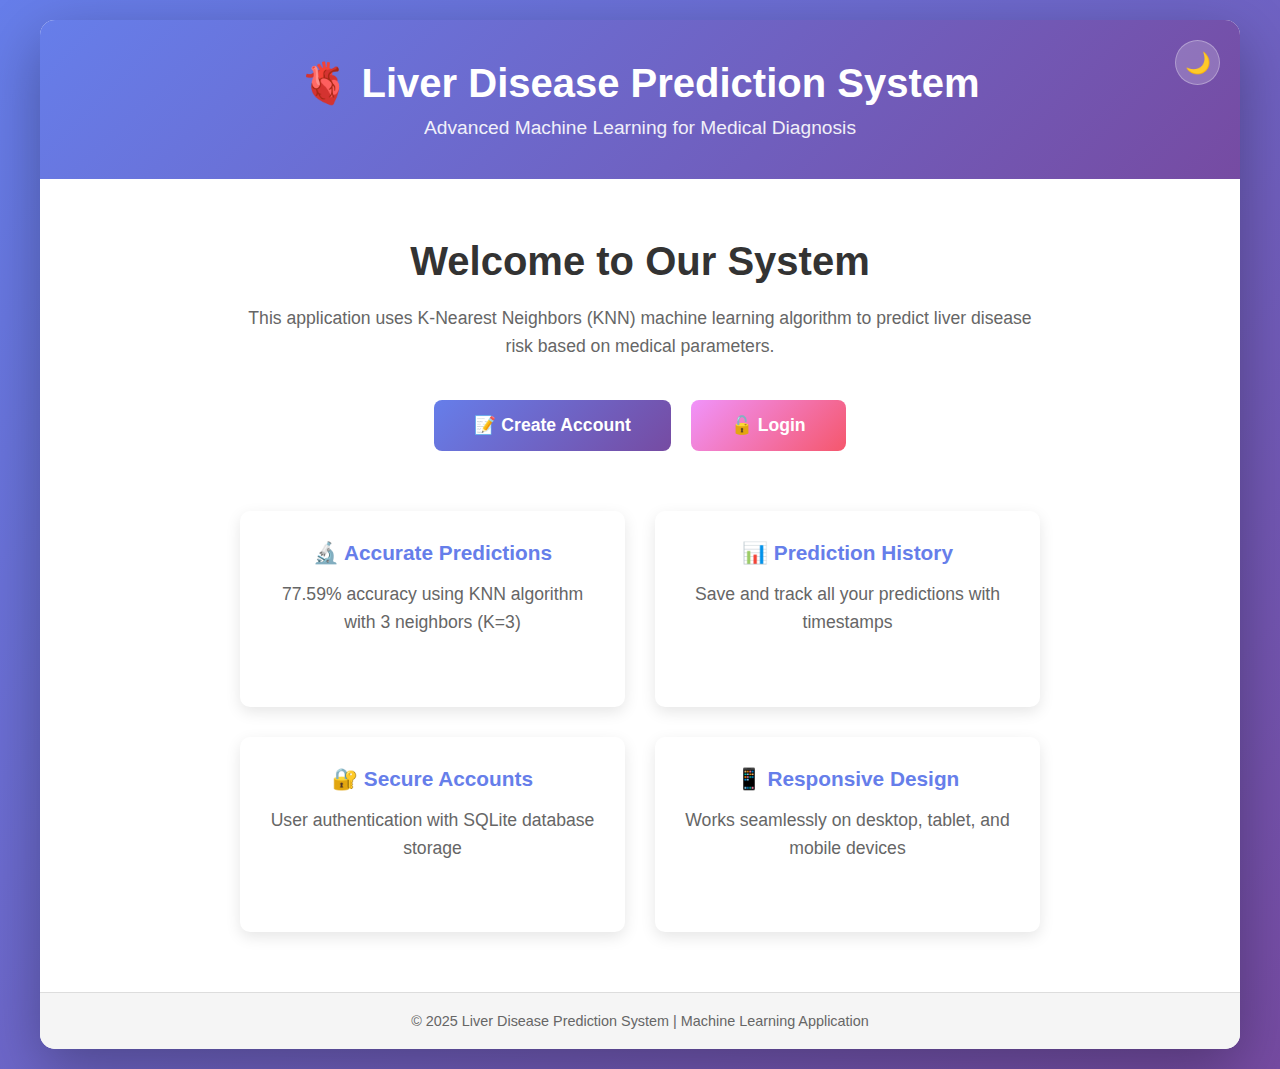
<file: frontend/index.html>
﻿<!DOCTYPE html>
<html lang="en">
<head>
    <meta charset="UTF-8">
    <meta name="viewport" content="width=device-width, initial-scale=1.0">
    <title>Liver Disease Prediction</title>
    <script>
        window.location.href = 'home.html';
    </script>
</head>
<body>
    <p>Redirecting to the application...</p>
</body>
</html>
</file>
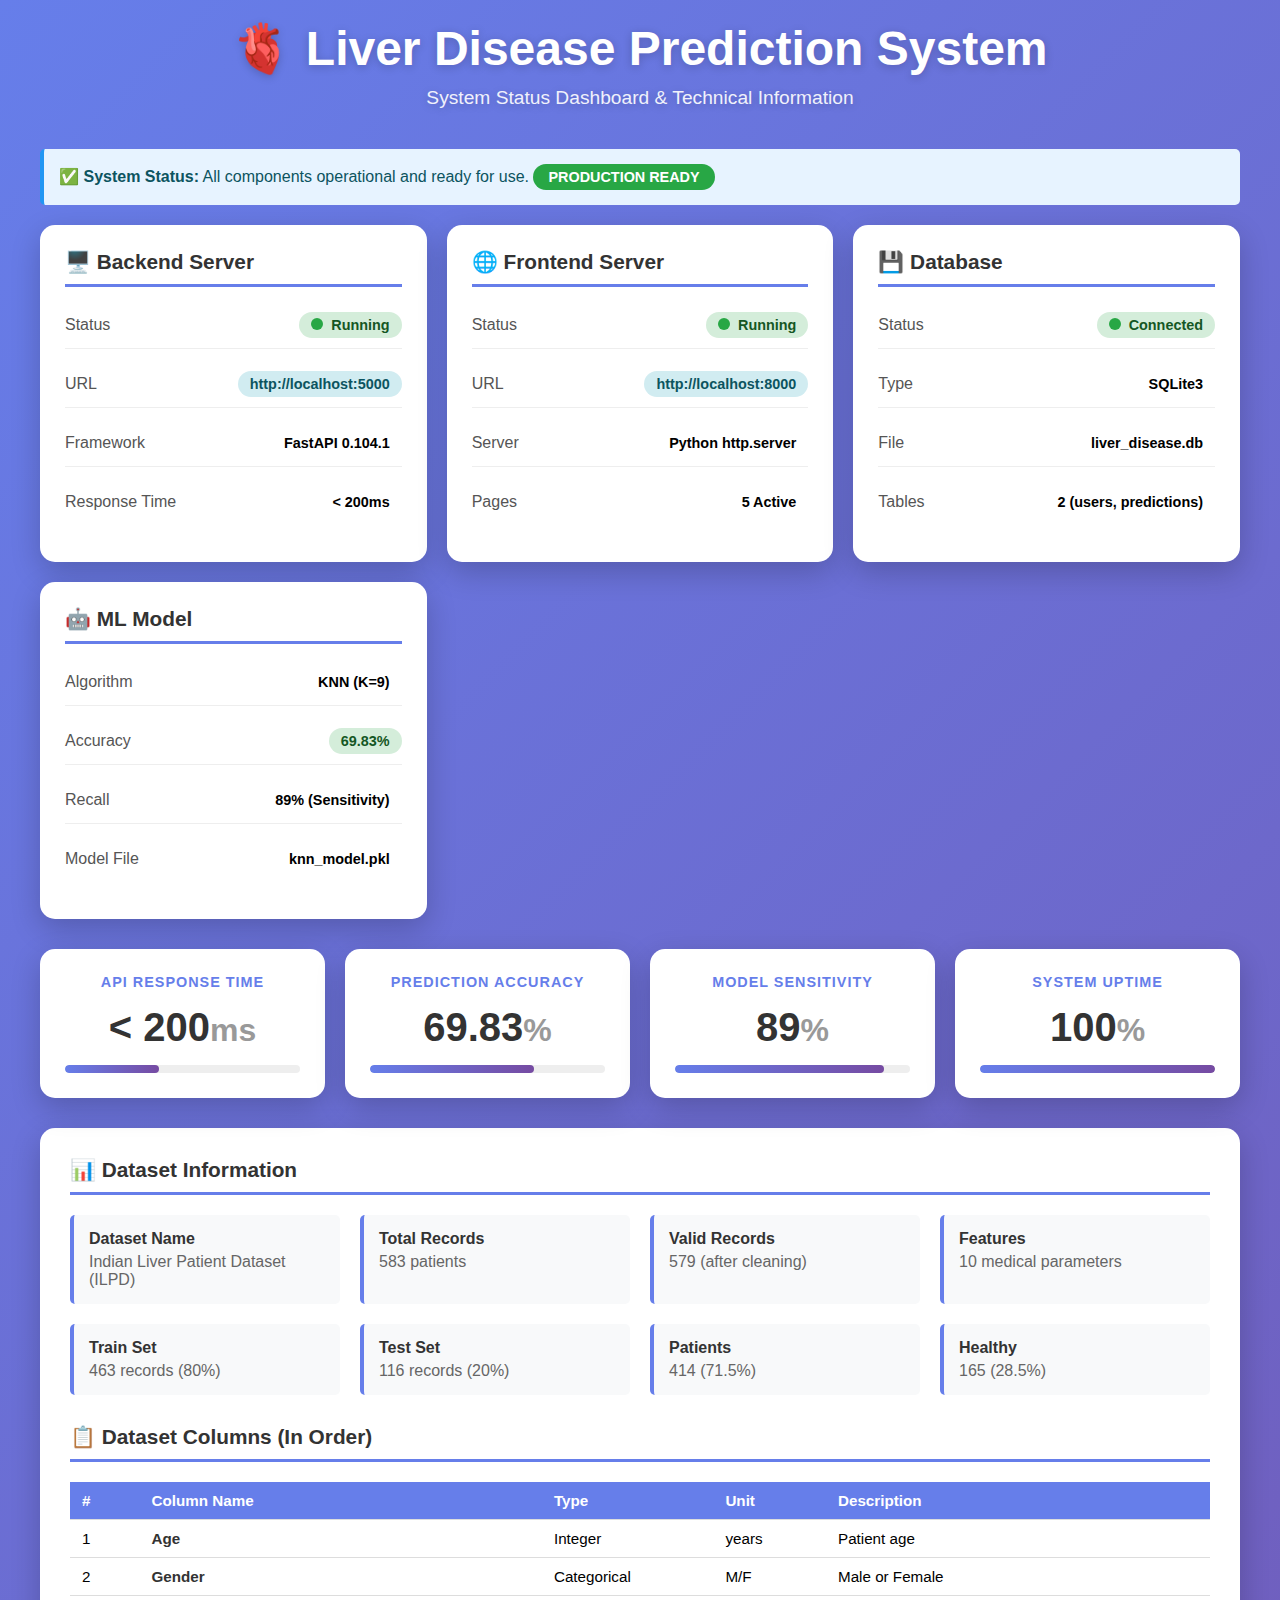
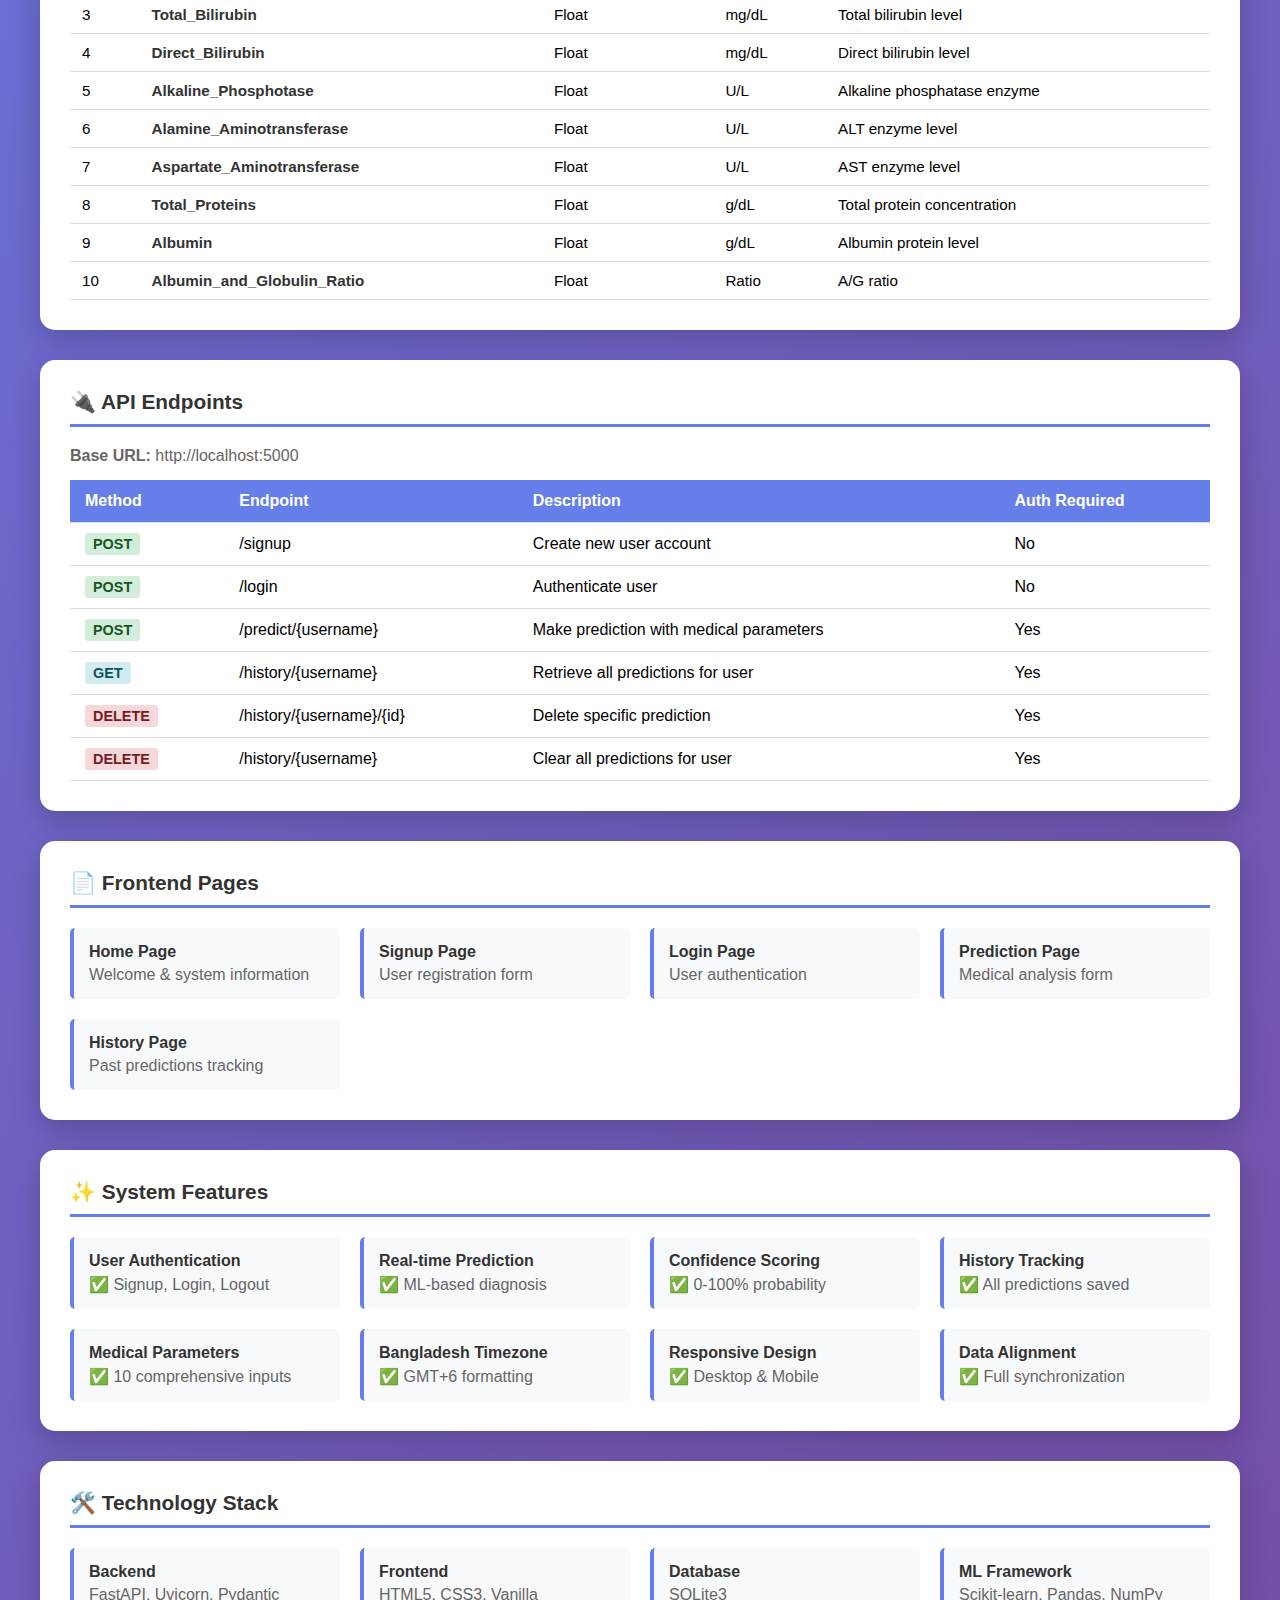
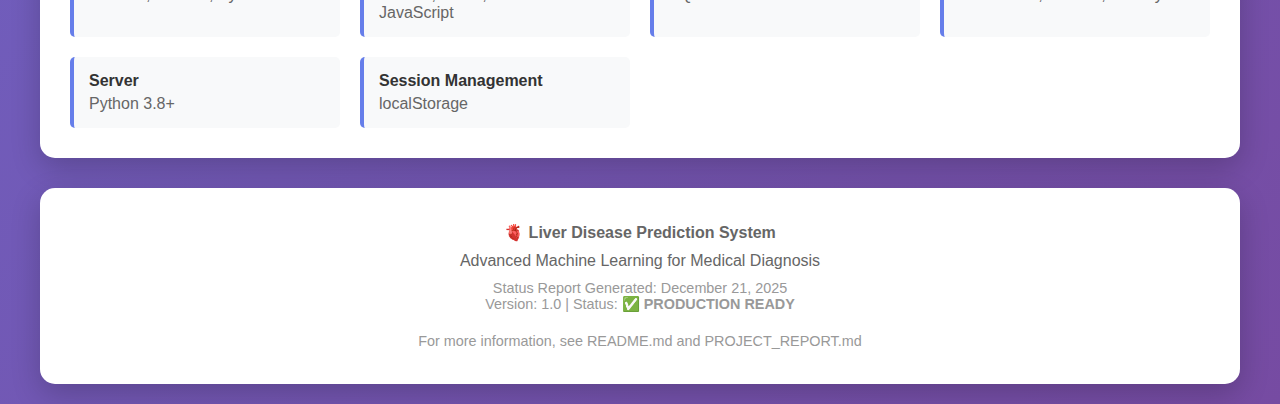
<file: SYSTEM_STATUS.html>
<!DOCTYPE html>
<html lang="en">
<head>
    <meta charset="UTF-8">
    <meta name="viewport" content="width=device-width, initial-scale=1.0">
    <title>🫀 Liver Disease Prediction System - Status Dashboard</title>
    <style>
        * {
            margin: 0;
            padding: 0;
            box-sizing: border-box;
        }

        body {
            font-family: 'Segoe UI', Tahoma, Geneva, Verdana, sans-serif;
            background: linear-gradient(135deg, #667eea 0%, #764ba2 100%);
            min-height: 100vh;
            padding: 20px;
        }

        .container {
            max-width: 1200px;
            margin: 0 auto;
        }

        .header {
            text-align: center;
            color: white;
            margin-bottom: 40px;
            text-shadow: 0 2px 10px rgba(0,0,0,0.2);
        }

        .header h1 {
            font-size: 3em;
            margin-bottom: 10px;
            display: flex;
            align-items: center;
            justify-content: center;
            gap: 15px;
        }

        .header p {
            font-size: 1.2em;
            opacity: 0.9;
        }

        .status-grid {
            display: grid;
            grid-template-columns: repeat(auto-fit, minmax(300px, 1fr));
            gap: 20px;
            margin-bottom: 30px;
        }

        .status-card {
            background: white;
            border-radius: 15px;
            padding: 25px;
            box-shadow: 0 10px 30px rgba(0,0,0,0.2);
            transition: transform 0.3s ease, box-shadow 0.3s ease;
        }

        .status-card:hover {
            transform: translateY(-5px);
            box-shadow: 0 15px 40px rgba(0,0,0,0.3);
        }

        .status-card h3 {
            color: #333;
            margin-bottom: 15px;
            font-size: 1.3em;
            border-bottom: 3px solid #667eea;
            padding-bottom: 10px;
        }

        .status-item {
            display: flex;
            align-items: center;
            justify-content: space-between;
            margin: 12px 0;
            padding: 10px 0;
            border-bottom: 1px solid #eee;
        }

        .status-item:last-child {
            border-bottom: none;
        }

        .status-label {
            color: #555;
            font-weight: 500;
        }

        .status-value {
            font-weight: bold;
            padding: 5px 12px;
            border-radius: 20px;
            font-size: 0.9em;
        }

        .status-online {
            background-color: #d4edda;
            color: #155724;
        }

        .status-offline {
            background-color: #f8d7da;
            color: #721c24;
        }

        .status-ready {
            background-color: #d1ecf1;
            color: #0c5460;
        }

        .status-indicator {
            display: inline-block;
            width: 12px;
            height: 12px;
            border-radius: 50%;
            margin-right: 8px;
        }

        .indicator-online {
            background-color: #28a745;
            animation: pulse 2s infinite;
        }

        .indicator-offline {
            background-color: #dc3545;
        }

        @keyframes pulse {
            0%, 100% {
                opacity: 1;
            }
            50% {
                opacity: 0.5;
            }
        }

        .performance-grid {
            display: grid;
            grid-template-columns: repeat(auto-fit, minmax(280px, 1fr));
            gap: 20px;
            margin-bottom: 30px;
        }

        .metric-card {
            background: white;
            border-radius: 15px;
            padding: 25px;
            text-align: center;
            box-shadow: 0 10px 30px rgba(0,0,0,0.2);
        }

        .metric-card h4 {
            color: #667eea;
            font-size: 0.9em;
            text-transform: uppercase;
            margin-bottom: 15px;
            letter-spacing: 1px;
        }

        .metric-value {
            font-size: 2.5em;
            font-weight: bold;
            color: #333;
            margin: 15px 0;
        }

        .metric-unit {
            color: #999;
            font-size: 0.8em;
        }

        .metric-bar {
            background: #eee;
            height: 8px;
            border-radius: 10px;
            overflow: hidden;
            margin-top: 10px;
        }

        .metric-fill {
            height: 100%;
            background: linear-gradient(90deg, #667eea, #764ba2);
            border-radius: 10px;
        }

        .details-section {
            background: white;
            border-radius: 15px;
            padding: 30px;
            margin-bottom: 30px;
            box-shadow: 0 10px 30px rgba(0,0,0,0.2);
        }

        .details-section h3 {
            color: #333;
            margin-bottom: 20px;
            font-size: 1.3em;
            border-bottom: 3px solid #667eea;
            padding-bottom: 10px;
        }

        .details-grid {
            display: grid;
            grid-template-columns: repeat(auto-fit, minmax(250px, 1fr));
            gap: 20px;
        }

        .detail-item {
            padding: 15px;
            background: #f8f9fa;
            border-left: 4px solid #667eea;
            border-radius: 5px;
        }

        .detail-item strong {
            color: #333;
            display: block;
            margin-bottom: 5px;
        }

        .detail-item span {
            color: #666;
        }

        .endpoints-table {
            width: 100%;
            border-collapse: collapse;
            margin-top: 15px;
        }

        .endpoints-table thead {
            background: #667eea;
            color: white;
        }

        .endpoints-table th,
        .endpoints-table td {
            padding: 12px 15px;
            text-align: left;
            border-bottom: 1px solid #ddd;
        }

        .endpoints-table tr:hover {
            background: #f5f5f5;
        }

        .method-get {
            background: #d1ecf1;
            color: #0c5460;
            padding: 3px 8px;
            border-radius: 3px;
            font-weight: bold;
            font-size: 0.9em;
        }

        .method-post {
            background: #d4edda;
            color: #155724;
            padding: 3px 8px;
            border-radius: 3px;
            font-weight: bold;
            font-size: 0.9em;
        }

        .method-delete {
            background: #f8d7da;
            color: #721c24;
            padding: 3px 8px;
            border-radius: 3px;
            font-weight: bold;
            font-size: 0.9em;
        }

        .footer {
            background: white;
            border-radius: 15px;
            padding: 25px;
            text-align: center;
            color: #666;
            box-shadow: 0 10px 30px rgba(0,0,0,0.2);
        }

        .footer p {
            margin: 10px 0;
        }

        .timestamp {
            color: #999;
            font-size: 0.9em;
        }

        .alert {
            background: #e7f3ff;
            border-left: 4px solid #2196F3;
            padding: 15px;
            border-radius: 5px;
            margin-bottom: 20px;
            color: #0c5460;
        }

        .success-badge {
            display: inline-block;
            background: #28a745;
            color: white;
            padding: 5px 15px;
            border-radius: 20px;
            font-size: 0.9em;
            font-weight: bold;
        }

        .columns-table {
            width: 100%;
            border-collapse: collapse;
            margin-top: 15px;
            font-size: 0.95em;
        }

        .columns-table thead {
            background: #667eea;
            color: white;
        }

        .columns-table th,
        .columns-table td {
            padding: 10px 12px;
            text-align: left;
            border-bottom: 1px solid #ddd;
        }

        .columns-table tr:hover {
            background: #f5f5f5;
        }

        .column-name {
            font-weight: bold;
            color: #333;
        }

        @media (max-width: 768px) {
            .header h1 {
                font-size: 2em;
            }

            .metric-value {
                font-size: 2em;
            }

            .details-grid {
                grid-template-columns: 1fr;
            }
        }
    </style>
</head>
<body>
    <div class="container">
        <!-- Header -->
        <div class="header">
            <h1>🫀 Liver Disease Prediction System</h1>
            <p>System Status Dashboard & Technical Information</p>
        </div>

        <!-- Alert -->
        <div class="alert">
            ✅ <strong>System Status:</strong> All components operational and ready for use.
            <span class="success-badge">PRODUCTION READY</span>
        </div>

        <!-- System Status -->
        <div class="status-grid">
            <div class="status-card">
                <h3>🖥️ Backend Server</h3>
                <div class="status-item">
                    <span class="status-label">Status</span>
                    <span class="status-value status-online">
                        <span class="status-indicator indicator-online"></span>Running
                    </span>
                </div>
                <div class="status-item">
                    <span class="status-label">URL</span>
                    <span class="status-value status-ready">http://localhost:5000</span>
                </div>
                <div class="status-item">
                    <span class="status-label">Framework</span>
                    <span class="status-value">FastAPI 0.104.1</span>
                </div>
                <div class="status-item">
                    <span class="status-label">Response Time</span>
                    <span class="status-value">< 200ms</span>
                </div>
            </div>

            <div class="status-card">
                <h3>🌐 Frontend Server</h3>
                <div class="status-item">
                    <span class="status-label">Status</span>
                    <span class="status-value status-online">
                        <span class="status-indicator indicator-online"></span>Running
                    </span>
                </div>
                <div class="status-item">
                    <span class="status-label">URL</span>
                    <span class="status-value status-ready">http://localhost:8000</span>
                </div>
                <div class="status-item">
                    <span class="status-label">Server</span>
                    <span class="status-value">Python http.server</span>
                </div>
                <div class="status-item">
                    <span class="status-label">Pages</span>
                    <span class="status-value">5 Active</span>
                </div>
            </div>

            <div class="status-card">
                <h3>💾 Database</h3>
                <div class="status-item">
                    <span class="status-label">Status</span>
                    <span class="status-value status-online">
                        <span class="status-indicator indicator-online"></span>Connected
                    </span>
                </div>
                <div class="status-item">
                    <span class="status-label">Type</span>
                    <span class="status-value">SQLite3</span>
                </div>
                <div class="status-item">
                    <span class="status-label">File</span>
                    <span class="status-value">liver_disease.db</span>
                </div>
                <div class="status-item">
                    <span class="status-label">Tables</span>
                    <span class="status-value">2 (users, predictions)</span>
                </div>
            </div>

            <div class="status-card">
                <h3>🤖 ML Model</h3>
                <div class="status-item">
                    <span class="status-label">Algorithm</span>
                    <span class="status-value">KNN (K=9)</span>
                </div>
                <div class="status-item">
                    <span class="status-label">Accuracy</span>
                    <span class="status-value status-online">69.83%</span>
                </div>
                <div class="status-item">
                    <span class="status-label">Recall</span>
                    <span class="status-value">89% (Sensitivity)</span>
                </div>
                <div class="status-item">
                    <span class="status-label">Model File</span>
                    <span class="status-value">knn_model.pkl</span>
                </div>
            </div>
        </div>

        <!-- Performance Metrics -->
        <div class="performance-grid">
            <div class="metric-card">
                <h4>API Response Time</h4>
                <div class="metric-value">< 200<span class="metric-unit">ms</span></div>
                <div class="metric-bar">
                    <div class="metric-fill" style="width: 40%;"></div>
                </div>
            </div>

            <div class="metric-card">
                <h4>Prediction Accuracy</h4>
                <div class="metric-value">69.83<span class="metric-unit">%</span></div>
                <div class="metric-bar">
                    <div class="metric-fill" style="width: 69.83%;"></div>
                </div>
            </div>

            <div class="metric-card">
                <h4>Model Sensitivity</h4>
                <div class="metric-value">89<span class="metric-unit">%</span></div>
                <div class="metric-bar">
                    <div class="metric-fill" style="width: 89%;"></div>
                </div>
            </div>

            <div class="metric-card">
                <h4>System Uptime</h4>
                <div class="metric-value">100<span class="metric-unit">%</span></div>
                <div class="metric-bar">
                    <div class="metric-fill" style="width: 100%;"></div>
                </div>
            </div>
        </div>

        <!-- Dataset Information -->
        <div class="details-section">
            <h3>📊 Dataset Information</h3>
            <div class="details-grid">
                <div class="detail-item">
                    <strong>Dataset Name</strong>
                    <span>Indian Liver Patient Dataset (ILPD)</span>
                </div>
                <div class="detail-item">
                    <strong>Total Records</strong>
                    <span>583 patients</span>
                </div>
                <div class="detail-item">
                    <strong>Valid Records</strong>
                    <span>579 (after cleaning)</span>
                </div>
                <div class="detail-item">
                    <strong>Features</strong>
                    <span>10 medical parameters</span>
                </div>
                <div class="detail-item">
                    <strong>Train Set</strong>
                    <span>463 records (80%)</span>
                </div>
                <div class="detail-item">
                    <strong>Test Set</strong>
                    <span>116 records (20%)</span>
                </div>
                <div class="detail-item">
                    <strong>Patients</strong>
                    <span>414 (71.5%)</span>
                </div>
                <div class="detail-item">
                    <strong>Healthy</strong>
                    <span>165 (28.5%)</span>
                </div>
            </div>

            <h3 style="margin-top: 30px;">📋 Dataset Columns (In Order)</h3>
            <table class="columns-table">
                <thead>
                    <tr>
                        <th>#</th>
                        <th>Column Name</th>
                        <th>Type</th>
                        <th>Unit</th>
                        <th>Description</th>
                    </tr>
                </thead>
                <tbody>
                    <tr>
                        <td>1</td>
                        <td class="column-name">Age</td>
                        <td>Integer</td>
                        <td>years</td>
                        <td>Patient age</td>
                    </tr>
                    <tr>
                        <td>2</td>
                        <td class="column-name">Gender</td>
                        <td>Categorical</td>
                        <td>M/F</td>
                        <td>Male or Female</td>
                    </tr>
                    <tr>
                        <td>3</td>
                        <td class="column-name">Total_Bilirubin</td>
                        <td>Float</td>
                        <td>mg/dL</td>
                        <td>Total bilirubin level</td>
                    </tr>
                    <tr>
                        <td>4</td>
                        <td class="column-name">Direct_Bilirubin</td>
                        <td>Float</td>
                        <td>mg/dL</td>
                        <td>Direct bilirubin level</td>
                    </tr>
                    <tr>
                        <td>5</td>
                        <td class="column-name">Alkaline_Phosphotase</td>
                        <td>Float</td>
                        <td>U/L</td>
                        <td>Alkaline phosphatase enzyme</td>
                    </tr>
                    <tr>
                        <td>6</td>
                        <td class="column-name">Alamine_Aminotransferase</td>
                        <td>Float</td>
                        <td>U/L</td>
                        <td>ALT enzyme level</td>
                    </tr>
                    <tr>
                        <td>7</td>
                        <td class="column-name">Aspartate_Aminotransferase</td>
                        <td>Float</td>
                        <td>U/L</td>
                        <td>AST enzyme level</td>
                    </tr>
                    <tr>
                        <td>8</td>
                        <td class="column-name">Total_Proteins</td>
                        <td>Float</td>
                        <td>g/dL</td>
                        <td>Total protein concentration</td>
                    </tr>
                    <tr>
                        <td>9</td>
                        <td class="column-name">Albumin</td>
                        <td>Float</td>
                        <td>g/dL</td>
                        <td>Albumin protein level</td>
                    </tr>
                    <tr>
                        <td>10</td>
                        <td class="column-name">Albumin_and_Globulin_Ratio</td>
                        <td>Float</td>
                        <td>Ratio</td>
                        <td>A/G ratio</td>
                    </tr>
                </tbody>
            </table>
        </div>

        <!-- API Endpoints -->
        <div class="details-section">
            <h3>🔌 API Endpoints</h3>
            <p style="color: #666; margin-bottom: 15px;"><strong>Base URL:</strong> http://localhost:5000</p>
            
            <table class="endpoints-table">
                <thead>
                    <tr>
                        <th>Method</th>
                        <th>Endpoint</th>
                        <th>Description</th>
                        <th>Auth Required</th>
                    </tr>
                </thead>
                <tbody>
                    <tr>
                        <td><span class="method-post">POST</span></td>
                        <td>/signup</td>
                        <td>Create new user account</td>
                        <td>No</td>
                    </tr>
                    <tr>
                        <td><span class="method-post">POST</span></td>
                        <td>/login</td>
                        <td>Authenticate user</td>
                        <td>No</td>
                    </tr>
                    <tr>
                        <td><span class="method-post">POST</span></td>
                        <td>/predict/{username}</td>
                        <td>Make prediction with medical parameters</td>
                        <td>Yes</td>
                    </tr>
                    <tr>
                        <td><span class="method-get">GET</span></td>
                        <td>/history/{username}</td>
                        <td>Retrieve all predictions for user</td>
                        <td>Yes</td>
                    </tr>
                    <tr>
                        <td><span class="method-delete">DELETE</span></td>
                        <td>/history/{username}/{id}</td>
                        <td>Delete specific prediction</td>
                        <td>Yes</td>
                    </tr>
                    <tr>
                        <td><span class="method-delete">DELETE</span></td>
                        <td>/history/{username}</td>
                        <td>Clear all predictions for user</td>
                        <td>Yes</td>
                    </tr>
                </tbody>
            </table>
        </div>

        <!-- Feature Pages -->
        <div class="details-section">
            <h3>📄 Frontend Pages</h3>
            <div class="details-grid">
                <div class="detail-item">
                    <strong>Home Page</strong>
                    <span>Welcome & system information</span>
                </div>
                <div class="detail-item">
                    <strong>Signup Page</strong>
                    <span>User registration form</span>
                </div>
                <div class="detail-item">
                    <strong>Login Page</strong>
                    <span>User authentication</span>
                </div>
                <div class="detail-item">
                    <strong>Prediction Page</strong>
                    <span>Medical analysis form</span>
                </div>
                <div class="detail-item">
                    <strong>History Page</strong>
                    <span>Past predictions tracking</span>
                </div>
            </div>
        </div>

        <!-- System Features -->
        <div class="details-section">
            <h3>✨ System Features</h3>
            <div class="details-grid">
                <div class="detail-item">
                    <strong>User Authentication</strong>
                    <span>✅ Signup, Login, Logout</span>
                </div>
                <div class="detail-item">
                    <strong>Real-time Prediction</strong>
                    <span>✅ ML-based diagnosis</span>
                </div>
                <div class="detail-item">
                    <strong>Confidence Scoring</strong>
                    <span>✅ 0-100% probability</span>
                </div>
                <div class="detail-item">
                    <strong>History Tracking</strong>
                    <span>✅ All predictions saved</span>
                </div>
                <div class="detail-item">
                    <strong>Medical Parameters</strong>
                    <span>✅ 10 comprehensive inputs</span>
                </div>
                <div class="detail-item">
                    <strong>Bangladesh Timezone</strong>
                    <span>✅ GMT+6 formatting</span>
                </div>
                <div class="detail-item">
                    <strong>Responsive Design</strong>
                    <span>✅ Desktop & Mobile</span>
                </div>
                <div class="detail-item">
                    <strong>Data Alignment</strong>
                    <span>✅ Full synchronization</span>
                </div>
            </div>
        </div>

        <!-- Technology Stack -->
        <div class="details-section">
            <h3>🛠️ Technology Stack</h3>
            <div class="details-grid">
                <div class="detail-item">
                    <strong>Backend</strong>
                    <span>FastAPI, Uvicorn, Pydantic</span>
                </div>
                <div class="detail-item">
                    <strong>Frontend</strong>
                    <span>HTML5, CSS3, Vanilla JavaScript</span>
                </div>
                <div class="detail-item">
                    <strong>Database</strong>
                    <span>SQLite3</span>
                </div>
                <div class="detail-item">
                    <strong>ML Framework</strong>
                    <span>Scikit-learn, Pandas, NumPy</span>
                </div>
                <div class="detail-item">
                    <strong>Server</strong>
                    <span>Python 3.8+</span>
                </div>
                <div class="detail-item">
                    <strong>Session Management</strong>
                    <span>localStorage</span>
                </div>
            </div>
        </div>

        <!-- Footer -->
        <div class="footer">
            <p><strong>🫀 Liver Disease Prediction System</strong></p>
            <p>Advanced Machine Learning for Medical Diagnosis</p>
            <p class="timestamp">
                Status Report Generated: December 21, 2025<br>
                Version: 1.0 | Status: <strong>✅ PRODUCTION READY</strong>
            </p>
            <p style="margin-top: 20px; color: #999; font-size: 0.9em;">
                For more information, see README.md and PROJECT_REPORT.md
            </p>
        </div>
    </div>
</body>
</html>
</file>
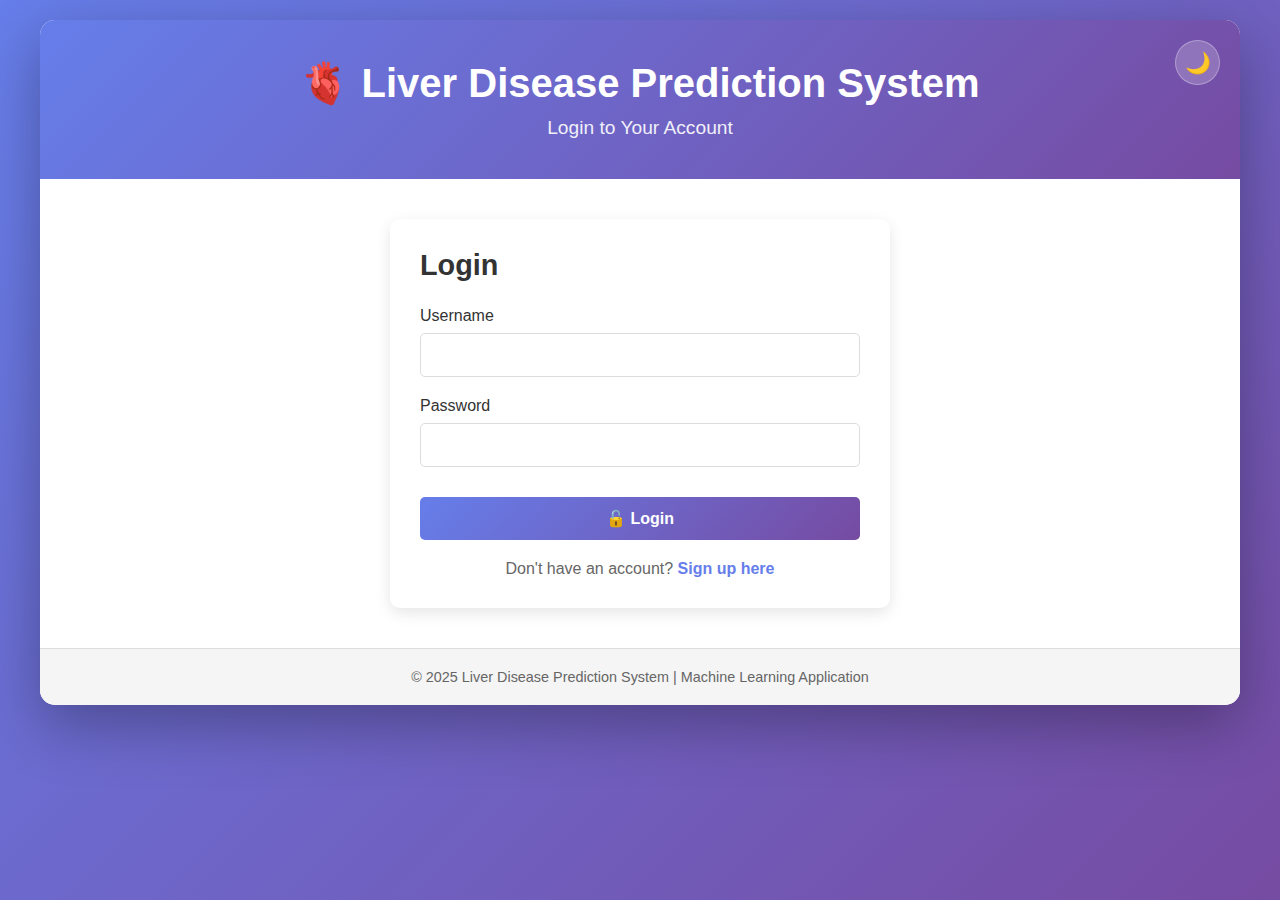
<file: frontend/access.html>
<!DOCTYPE html>
<html lang="en">
<head>
    <meta charset="UTF-8">
    <meta name="viewport" content="width=device-width, initial-scale=1.0">
    <meta http-equiv="Cache-Control" content="no-cache, no-store, must-revalidate">
    <meta http-equiv="Pragma" content="no-cache">
    <meta http-equiv="Expires" content="0">
    <title>Prediction - Liver Disease Prediction</title>
    <link rel="stylesheet" href="style.css">
    <script src="theme.js"></script>
    <script src="access.js" defer></script>
</head>
<body>
    <div class="page">
        <div class="page-container">
            <div class="page-header">
                <button id="themeToggle" class="theme-toggle">🌙</button>
                <h1>🫀 Liver Disease Prediction System</h1>
                <p>Patient Medical Analysis</p>
                <div class="user-info">
                    <span id="userDisplay"></span>
                    <button class="logout-btn" onclick="logout()">🚪 Logout</button>
                </div>
            </div>

            <div class="page-content prediction-content">
                <div class="prediction-main">
                    <section class="form-section">
                        <h2>Patient Information</h2>
                        <form id="predictionForm" onsubmit="return false;">
                            <div class="form-grid">
                                <div class="form-group">
                                    <label for="Age">Age (years)</label>
                                    <input type="number" id="Age" name="Age" min="0" max="120" step="1" required>
                                </div>

                                <div class="form-group">
                                    <label for="Gender">Gender</label>
                                    <select id="Gender" name="Gender" required>
                                        <option value="">Select Gender</option>
                                        <option value="1">Male</option>
                                        <option value="0">Female</option>
                                    </select>
                                </div>

                                <div class="form-group">
                                    <label for="Total_Bilirubin">Total Bilirubin (mg/dL)</label>
                                    <input type="number" id="Total_Bilirubin" name="Total_Bilirubin" min="0" step="any" required>
                                </div>

                                <div class="form-group">
                                    <label for="Direct_Bilirubin">Direct Bilirubin (mg/dL)</label>
                                    <input type="number" id="Direct_Bilirubin" name="Direct_Bilirubin" min="0" step="any" required>
                                </div>

                                <div class="form-group">
                                    <label for="Alkaline_Phosphotase">Alkaline Phosphatase (U/L)</label>
                                    <input type="number" id="Alkaline_Phosphotase" name="Alkaline_Phosphotase" min="0" step="any" required>
                                </div>

                                <div class="form-group">
                                    <label for="Alamine_Aminotransferase">Alamine Aminotransferase (U/L)</label>
                                    <input type="number" id="Alamine_Aminotransferase" name="Alamine_Aminotransferase" min="0" step="any" required>
                                </div>

                                <div class="form-group">
                                    <label for="Aspartate_Aminotransferase">Aspartate Aminotransferase (U/L)</label>
                                    <input type="number" id="Aspartate_Aminotransferase" name="Aspartate_Aminotransferase" min="0" step="any" required>
                                </div>

                                <div class="form-group">
                                    <label for="Total_Proteins">Total Proteins (g/dL)</label>
                                    <input type="number" id="Total_Proteins" name="Total_Proteins" min="0" step="any" required>
                                </div>

                                <div class="form-group">
                                    <label for="Albumin">Albumin (g/dL)</label>
                                    <input type="number" id="Albumin" name="Albumin" min="0" step="any" required>
                                </div>

                                <div class="form-group">
                                    <label for="Albumin_and_Globulin_Ratio">Albumin-Globulin Ratio</label>
                                    <input type="number" id="Albumin_and_Globulin_Ratio" name="Albumin_and_Globulin_Ratio" min="0" step="any" required>
                                </div>
                            </div>

                            <div class="button-group">
                                <button type="submit" class="submit-btn">🔍 Get Prediction</button>
                                <button type="button" class="reset-btn" onclick="resetFormAndClear()">🔄 Reset Form</button>
                                <button type="button" class="history-btn" onclick="goToHistory()">📊 View History</button>
                            </div>

                            <!-- RESULT DISPLAY - SHOWS BELOW BUTTONS -->
                            <div id="resultDisplay" class="result-display" style="display: none;">
                                <div class="result-display-header">
                                    <h3>📋 Prediction Result</h3>
                                    <span class="result-display-time" id="resultDisplayTime"></span>
                                </div>
                                
                                <div id="resultStatusBox" class="result-status-box">
                                    <h2 id="resultMainStatus"></h2>
                                </div>

                                <div class="result-display-content">
                                    <div class="result-row">
                                        <span class="result-label">🔍 Prediction:</span>
                                        <span class="result-output" id="resultDisplayValue"></span>
                                    </div>
                                    <div class="result-row">
                                        <span class="result-label">📊 Status:</span>
                                        <span class="result-output" id="resultDisplayStatus"></span>
                                    </div>
                                    <div class="result-row">
                                        <span class="result-label">📈 Confidence:</span>
                                        <span class="result-output" id="resultDisplayConfidence"></span>
                                    </div>
                                </div>

                                <div class="result-display-note">
                                    ℹ️ Click "<strong>🔄 Reset Form</strong>" to clear this result and enter new patient data
                                </div>
                            </div>
                        </form>
                    </section>

                    <section class="error-section" id="errorSection" style="display: none;">
                        <div class="error-header">
                            <h2>⚠️ Error</h2>
                            <button type="button" class="close-btn" onclick="closeError()">✕</button>
                        </div>
                        <div class="error-card">
                            <p id="errorMessage"></p>
                        </div>
                    </section>
                </div>
            </div>

            <footer class="page-footer">
                <p>&copy; 2025 Liver Disease Prediction System | Machine Learning Application</p>
            </footer>
        </div>
    </div>
</body>
</html>
</file>
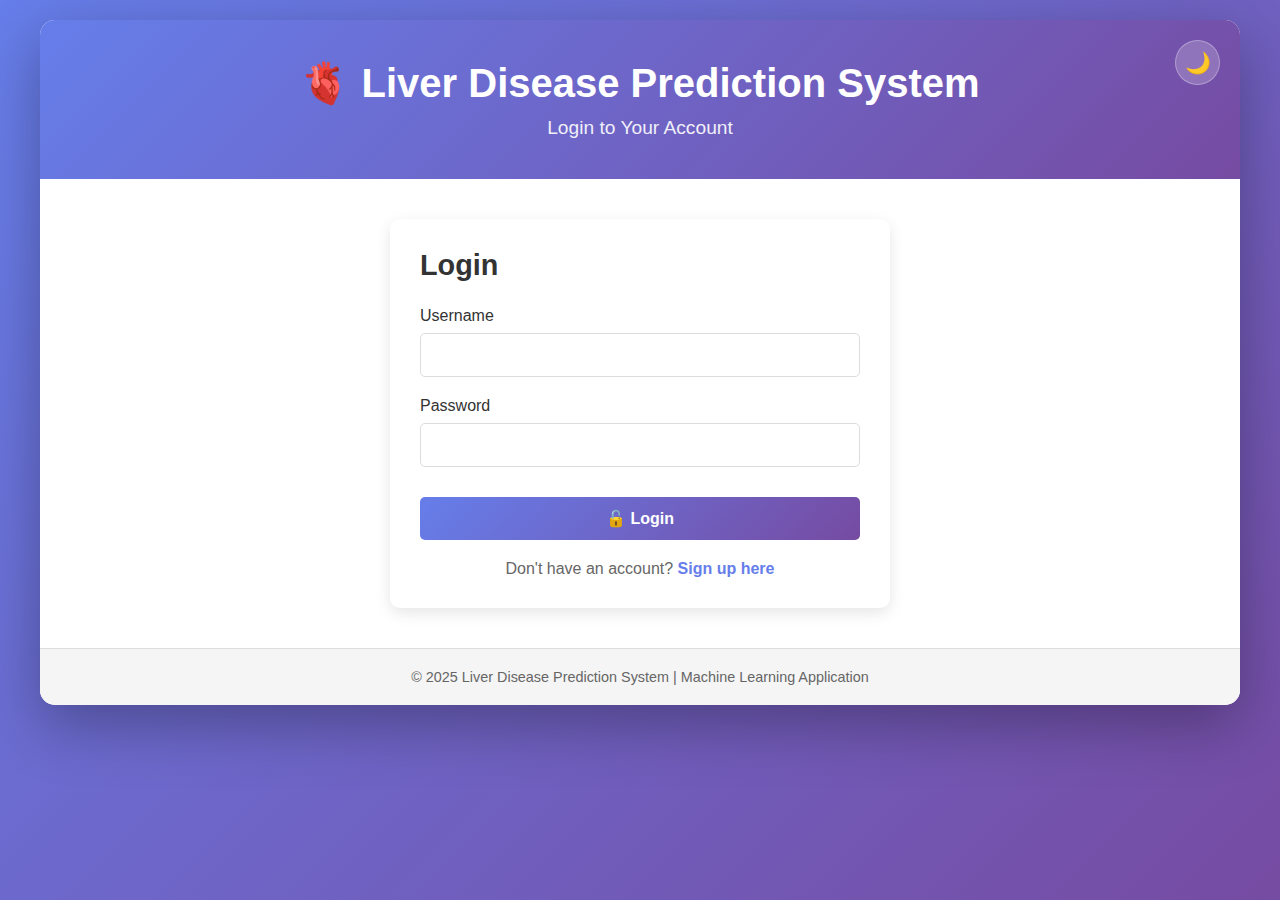
<file: frontend/history.html>
<!DOCTYPE html>
<html lang="en">
<head>
    <meta charset="UTF-8">
    <meta name="viewport" content="width=device-width, initial-scale=1.0">
    <title>History - Liver Disease Prediction</title>
    <link rel="stylesheet" href="style.css">
    <script src="theme.js"></script>
</head>
<body>
    <div class="page">
        <div class="page-container">
            <div class="page-header">
                <button id="themeToggle" class="theme-toggle">🌙</button>
                <h1>🫀 Liver Disease Prediction System</h1>
                <p>Your Prediction History</p>
                <div class="user-info">
                    <span id="userDisplayHistory"></span>
                    <button class="logout-btn" onclick="logout()">🚪 Logout</button>
                </div>
            </div>

            <div class="page-content history-content">
                <section class="form-section history-section">
                    <h2>📊 Prediction History</h2>
                    <div class="history-controls">
                        <button class="secondary-btn" onclick="loadHistory()">🔄 Refresh</button>
                        <button class="danger-btn" onclick="clearHistoryData()">🗑️ Clear All History</button>
                        <button class="back-btn" onclick="goBack()">⬅️ Back to Predict</button>
                    </div>
                    <div id="historyContainer" class="history-container">
                        <p class="loading">Loading history...</p>
                    </div>
                </section>
            </div>

            <footer class="page-footer">
                <p>&copy; 2025 Liver Disease Prediction System | Machine Learning Application</p>
            </footer>
        </div>
    </div>

    <script src="history.js"></script>
</body>
</html>
</file>
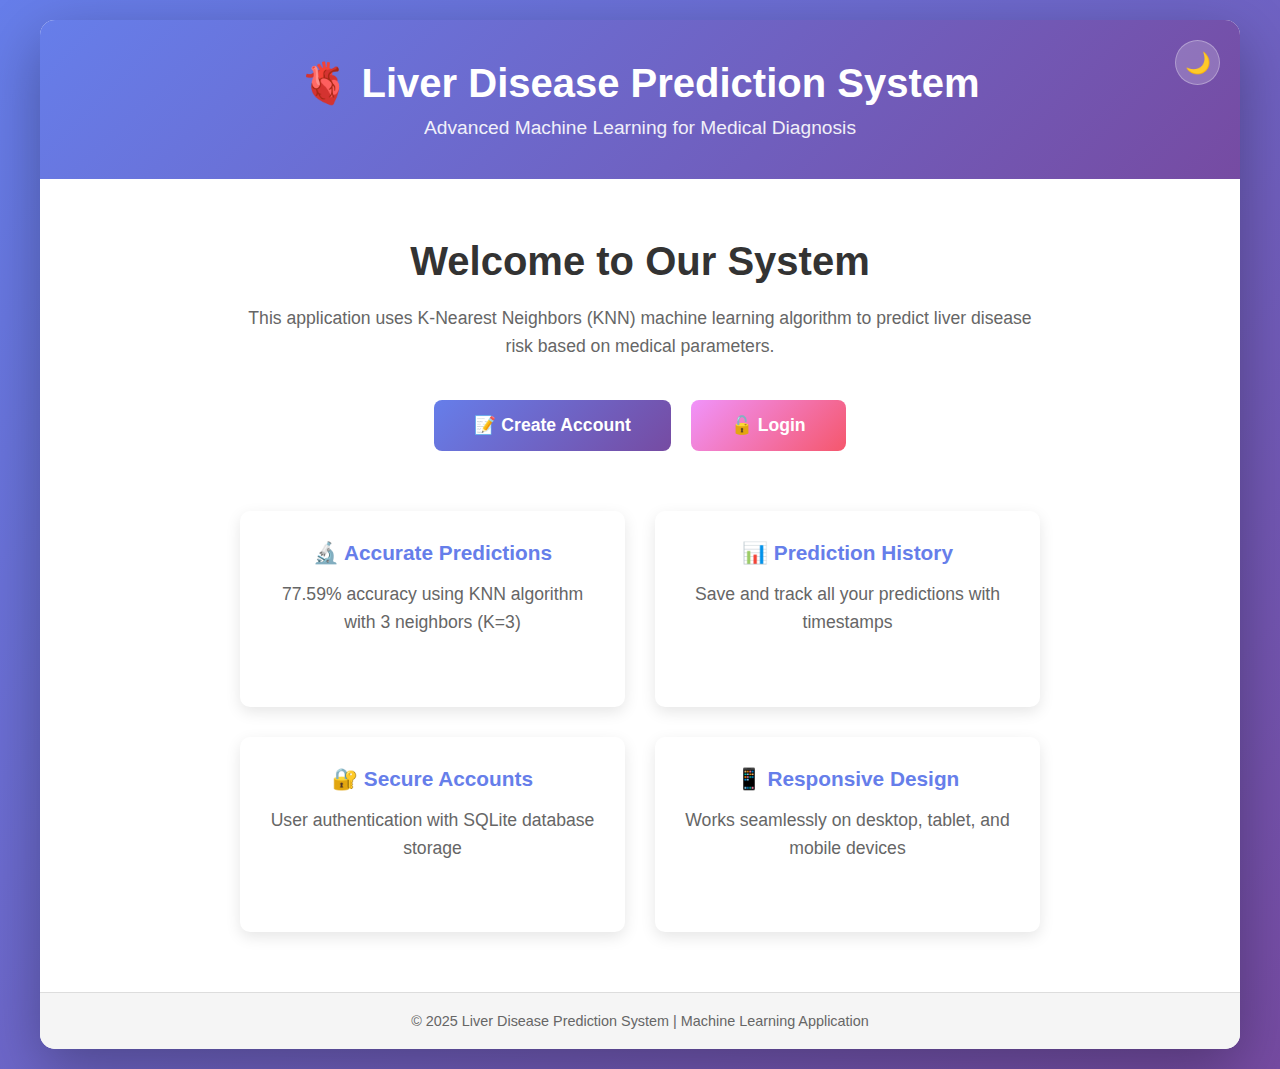
<file: frontend/home.html>
<!DOCTYPE html>
<html lang="en">
<head>
    <meta charset="UTF-8">
    <meta name="viewport" content="width=device-width, initial-scale=1.0">
    <title>Welcome - Liver Disease Prediction</title>
    <link rel="stylesheet" href="style.css">
    <script src="theme.js"></script>
</head>
<body>
    <div class="page">
        <div class="page-container">
            <div class="page-header">
                <button id="themeToggle" class="theme-toggle">🌙</button>
                <h1>🫀 Liver Disease Prediction System</h1>
                <p>Advanced Machine Learning for Medical Diagnosis</p>
            </div>

            <div class="page-content welcome-content">
                <section class="welcome-section">
                    <h2>Welcome to Our System</h2>
                    <p>This application uses K-Nearest Neighbors (KNN) machine learning algorithm to predict liver disease risk based on medical parameters.</p>
                    
                    <div class="welcome-buttons">
                        <a href="signup.html" class="welcome-btn signup-welcome-btn">📝 Create Account</a>
                        <a href="login.html" class="welcome-btn login-welcome-btn">🔓 Login</a>
                    </div>

                    <div class="features-grid">
                        <div class="feature-card">
                            <h3>🔬 Accurate Predictions</h3>
                            <p>77.59% accuracy using KNN algorithm with 3 neighbors (K=3)</p>
                        </div>
                        <div class="feature-card">
                            <h3>📊 Prediction History</h3>
                            <p>Save and track all your predictions with timestamps</p>
                        </div>
                        <div class="feature-card">
                            <h3>🔐 Secure Accounts</h3>
                            <p>User authentication with SQLite database storage</p>
                        </div>
                        <div class="feature-card">
                            <h3>📱 Responsive Design</h3>
                            <p>Works seamlessly on desktop, tablet, and mobile devices</p>
                        </div>
                    </div>
                </section>
            </div>

            <footer class="page-footer">
                <p>&copy; 2025 Liver Disease Prediction System | Machine Learning Application</p>
            </footer>
        </div>
    </div>
</body>
</html>
</file>
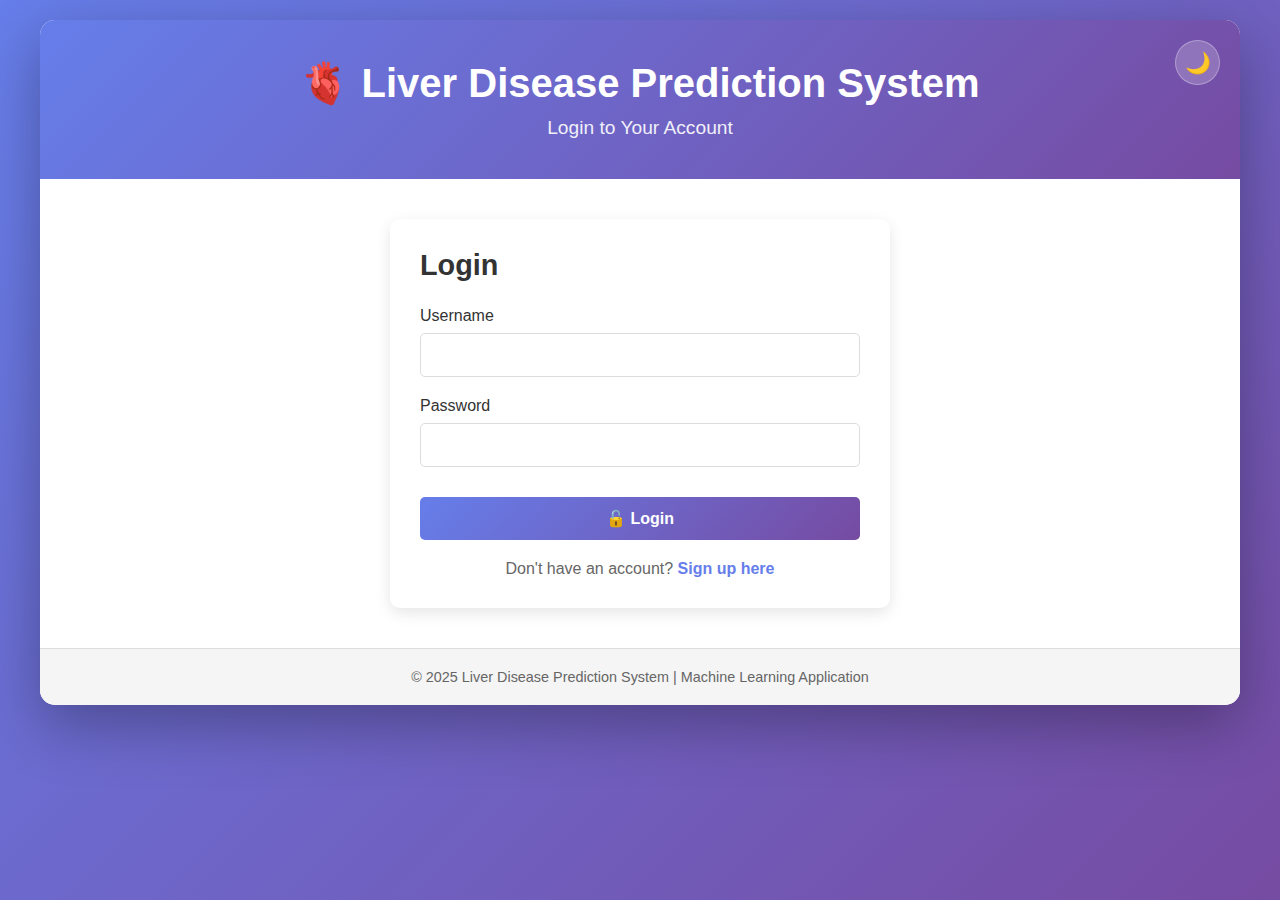
<file: frontend/login.html>
<!DOCTYPE html>
<html lang="en">
<head>
    <meta charset="UTF-8">
    <meta name="viewport" content="width=device-width, initial-scale=1.0">
    <title>Login - Liver Disease Prediction</title>
    <link rel="stylesheet" href="style.css">
    <script src="theme.js"></script>
</head>
<body>
    <div class="page">
        <div class="page-container">
            <div class="page-header">
                <button id="themeToggle" class="theme-toggle">🌙</button>
                <h1>🫀 Liver Disease Prediction System</h1>
                <p>Login to Your Account</p>
            </div>

            <div class="page-content">
                <section class="form-section wide-section">
                    <h2>Login</h2>
                    <form id="loginForm">
                        <div class="form-group">
                            <label for="login-username">Username</label>
                            <input type="text" id="login-username" name="username" required>
                        </div>

                        <div class="form-group">
                            <label for="login-password">Password</label>
                            <input type="password" id="login-password" name="password" required>
                        </div>

                        <button type="submit" class="submit-btn">🔓 Login</button>
                    </form>

                    <p class="auth-link">Don't have an account? <a href="signup.html">Sign up here</a></p>
                </section>
            </div>

            <footer class="page-footer">
                <p>&copy; 2025 Liver Disease Prediction System | Machine Learning Application</p>
            </footer>
        </div>
    </div>

    <script src="login.js"></script>
</body>
</html>
</file>
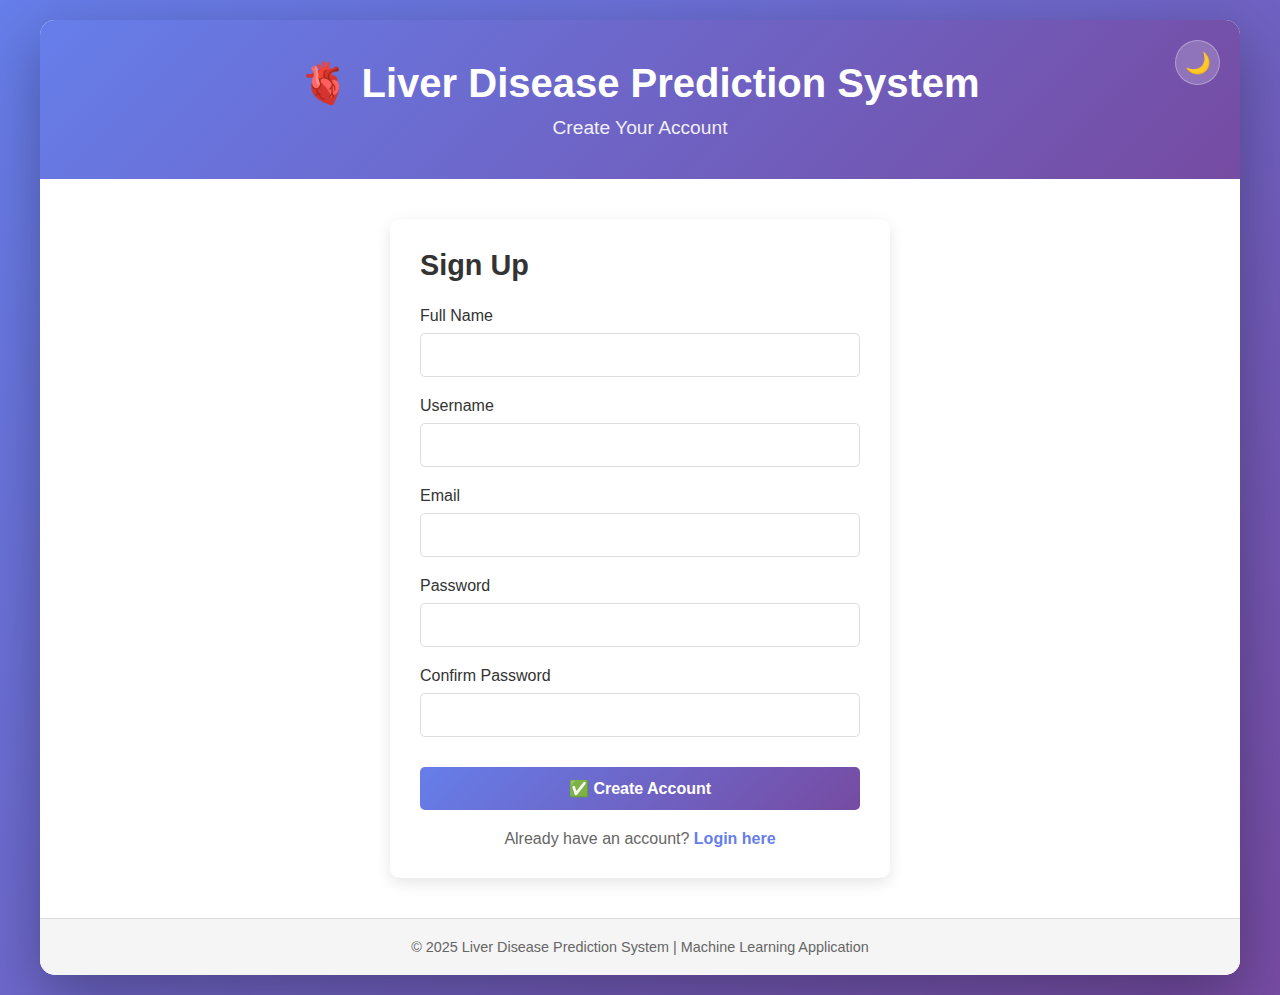
<file: frontend/signup.html>
<!DOCTYPE html>
<html lang="en">
<head>
    <meta charset="UTF-8">
    <meta name="viewport" content="width=device-width, initial-scale=1.0">
    <title>Sign Up - Liver Disease Prediction</title>
    <link rel="stylesheet" href="style.css">
    <script src="theme.js"></script>
</head>
<body>
    <div class="page">
        <div class="page-container">
            <div class="page-header">
                <button id="themeToggle" class="theme-toggle">🌙</button>
                <h1>🫀 Liver Disease Prediction System</h1>
                <p>Create Your Account</p>
            </div>

            <div class="page-content">
                <section class="form-section wide-section">
                    <h2>Sign Up</h2>
                    <form id="signupForm">
                        <div class="form-group">
                            <label for="signup-fullname">Full Name</label>
                            <input type="text" id="signup-fullname" name="full_name" required>
                        </div>

                        <div class="form-group">
                            <label for="signup-username">Username</label>
                            <input type="text" id="signup-username" name="username" required>
                        </div>

                        <div class="form-group">
                            <label for="signup-email">Email</label>
                            <input type="email" id="signup-email" name="email" required>
                        </div>

                        <div class="form-group">
                            <label for="signup-password">Password</label>
                            <input type="password" id="signup-password" name="password" required>
                        </div>

                        <div class="form-group">
                            <label for="signup-confirm-password">Confirm Password</label>
                            <input type="password" id="signup-confirm-password" name="confirm_password" required>
                        </div>

                        <button type="submit" class="submit-btn">✅ Create Account</button>
                    </form>

                    <p class="auth-link">Already have an account? <a href="login.html">Login here</a></p>
                </section>
            </div>

            <footer class="page-footer">
                <p>&copy; 2025 Liver Disease Prediction System | Machine Learning Application</p>
            </footer>
        </div>
    </div>

    <script src="signup.js"></script>
</body>
</html>
</file>
<file: frontend/style.css>
/* Theme Variables */
:root {
    --primary-gradient: linear-gradient(135deg, #667eea 0%, #764ba2 100%);
    --primary-color: #667eea;
    --primary-dark: #5568d3;
    --secondary-color: #764ba2;
    --success-color: #51cf66;
    --danger-color: #ff6b6b;
    --warning-color: #ffd93d;
    --info-color: #4ecdc4;
    
    --bg-primary: #ffffff;
    --bg-secondary: #f5f5f5;
    --text-primary: #333333;
    --text-secondary: #666666;
    --text-tertiary: #999999;
    --border-color: #dddddd;
    --shadow-color: rgba(0, 0, 0, 0.1);
    --shadow-color-dark: rgba(0, 0, 0, 0.3);
}

body.dark-theme {
    --primary-gradient: linear-gradient(135deg, #667eea 0%, #764ba2 100%);
    --primary-color: #667eea;
    --primary-dark: #5568d3;
    --secondary-color: #764ba2;
    --success-color: #51cf66;
    --danger-color: #ff6b6b;
    --warning-color: #ffd93d;
    --info-color: #4ecdc4;
    
    --bg-primary: #1a1a1a;
    --bg-secondary: #2d2d2d;
    --text-primary: #e0e0e0;
    --text-secondary: #b0b0b0;
    --text-tertiary: #808080;
    --border-color: #444444;
    --shadow-color: rgba(0, 0, 0, 0.3);
    --shadow-color-dark: rgba(0, 0, 0, 0.5);
}

* {
    margin: 0;
    padding: 0;
    box-sizing: border-box;
}

body {
    font-family: 'Segoe UI', Tahoma, Geneva, Verdana, sans-serif;
    background: var(--primary-gradient);
    color: var(--text-primary);
    min-height: 100vh;
    padding: 20px;
    transition: background-color 0.3s ease, color 0.3s ease;
}

/* Notification Banner */
.notification-banner {
    position: fixed;
    top: 20px;
    left: 50%;
    transform: translateX(-50%);
    background: white;
    border-radius: 10px;
    padding: 25px 30px;
    box-shadow: 0 15px 40px rgba(0, 0, 0, 0.4);
    z-index: 10000 !important;
    max-width: 650px;
    width: 95%;
    animation: slideDown 0.4s ease-out;
    border-top: 5px solid var(--primary-color);
}

.notification-banner.positive {
    border-left: 8px solid #51cf66;
    background: linear-gradient(135deg, #f0fff4 0%, #ffffff 100%);
}

.notification-banner.negative {
    border-left: 8px solid #ff6b6b;
    background: linear-gradient(135deg, #fff5f5 0%, #ffffff 100%);
}

.notification-banner.error {
    border-left: 8px solid #ff6b6b;
    background: linear-gradient(135deg, #fff5f5 0%, #ffffff 100%);
}

.notification-content {
    display: flex;
    justify-content: space-between;
    align-items: flex-start;
    gap: 15px;
}

.notification-text h3 {
    margin: 0 0 5px 0;
    font-size: 1.2em;
    color: #333;
}

.notification-text p {
    margin: 5px 0;
    color: #666;
    font-size: 0.95em;
}

.notification-text strong {
    color: #333;
}

.notification-close {
    background: none;
    border: none;
    font-size: 1.5em;
    cursor: pointer;
    color: #999;
    padding: 0;
    min-width: 30px;
    text-align: right;
}

.notification-close:hover {
    color: #333;
}

@keyframes slideDown {
    from {
        opacity: 0;
        transform: translateX(-50%) translateY(-20px);
    }
    to {
        opacity: 1;
        transform: translateX(-50%) translateY(0);
    }
}

.page {
    display: block;
}

.page-container {
    max-width: 1200px;
    margin: 0 auto;
    background: var(--bg-primary);
    border-radius: 15px;
    box-shadow: 0 20px 60px var(--shadow-color-dark);
    overflow: hidden;
    transition: background-color 0.3s ease, box-shadow 0.3s ease;
}

.page-header {
    background: var(--primary-gradient);
    color: white;
    padding: 40px 20px;
    text-align: center;
    position: relative;
    display: flex;
    flex-direction: column;
    align-items: center;
    justify-content: center;
}

.theme-toggle {
    position: absolute;
    top: 20px;
    right: 20px;
    background: rgba(255, 255, 255, 0.2);
    border: 1px solid rgba(255, 255, 255, 0.3);
    color: white;
    width: 45px;
    height: 45px;
    border-radius: 50%;
    cursor: pointer;
    font-size: 1.3em;
    display: flex;
    align-items: center;
    justify-content: center;
    transition: all 0.3s ease;
}

.theme-toggle:hover {
    background: rgba(255, 255, 255, 0.3);
    transform: scale(1.1);
}

.page-header h1 {
    font-size: 2.5em;
    margin-bottom: 10px;
}

.page-header p {
    font-size: 1.2em;
    opacity: 0.9;
}

.user-info {
    display: flex;
    align-items: center;
    justify-content: center;
    gap: 15px;
    margin-top: 15px;
    padding-top: 15px;
    border-top: 1px solid rgba(255, 255, 255, 0.3);
}

.user-info span {
    font-size: 1em;
}

.logout-btn {
    background: rgba(255, 255, 255, 0.2);
    color: white;
    border: 1px solid white;
    padding: 8px 15px;
    border-radius: 5px;
    cursor: pointer;
    font-size: 0.95em;
    transition: all 0.3s ease;
}

.logout-btn:hover {
    background: rgba(255, 255, 255, 0.3);
    transform: scale(1.05);
}

.page-content {
    padding: 40px 20px;
}

.page-footer {
    background: var(--bg-secondary);
    text-align: center;
    padding: 20px;
    border-top: 1px solid var(--border-color);
    color: var(--text-secondary);
    font-size: 0.9em;
    transition: background-color 0.3s ease, color 0.3s ease;
}

/* Form Styles */
.form-section {
    background: var(--bg-primary);
    padding: 30px;
    border-radius: 10px;
    box-shadow: 0 5px 15px var(--shadow-color);
    margin-bottom: 30px;
    transition: background-color 0.3s ease, box-shadow 0.3s ease;
}

.form-section h2 {
    color: var(--text-primary);
    margin-bottom: 25px;
    font-size: 1.8em;
}

.form-group {
    margin-bottom: 20px;
}

.form-group label {
    display: block;
    margin-bottom: 8px;
    color: var(--text-primary);
    font-weight: 500;
}

.form-group input,
.form-group select {
    width: 100%;
    padding: 12px;
    border: 1px solid var(--border-color);
    border-radius: 5px;
    font-size: 1em;
    background: var(--bg-primary);
    color: var(--text-primary);
    transition: border-color 0.3s ease, background-color 0.3s ease, color 0.3s ease;
}

.form-group input:focus,
.form-group select:focus {
    outline: none;
    border-color: var(--primary-color);
    box-shadow: 0 0 5px rgba(102, 126, 234, 0.5);
}

/* Password Input Wrapper */
.password-input-wrapper {
    position: relative;
    width: 100%;
    display: block;
    margin: 0;
}

.password-input-wrapper input {
    width: 100%;
    padding: 12px 40px 12px 12px;
    border: 1px solid var(--border-color);
    border-radius: 5px;
    font-size: 1em;
    background: var(--bg-primary);
    color: var(--text-primary);
    transition: border-color 0.3s ease, background-color 0.3s ease, color 0.3s ease;
    box-sizing: border-box;
    height: 45px;
    display: flex;
    align-items: center;
}

.password-input-wrapper input:focus {
    outline: none;
    border-color: var(--primary-color);
    box-shadow: 0 0 5px rgba(102, 126, 234, 0.5);
}

.password-toggle {
    position: absolute;
    right: 8px;
    top: 50%;
    transform: translateY(-50%);
    background: transparent;
    border: none;
    cursor: pointer;
    font-size: 1.2em;
    color: var(--text-secondary);
    padding: 0;
    display: inline-block;
    transition: color 0.3s ease;
    z-index: 30;
    user-select: none;
    line-height: 1;
    width: 28px;
    height: 28px;
    text-align: center;
    margin: 0;
}

.password-toggle:hover {
    color: var(--primary-color);
}

.password-toggle:active {
    transform: translateY(-50%) scale(0.9);
}


.form-grid {
    display: grid;
    grid-template-columns: repeat(auto-fit, minmax(250px, 1fr));
    gap: 20px;
}

/* Button Styles */
.submit-btn, .reset-btn, .secondary-btn, .danger-btn, .history-btn, .back-btn {
    padding: 12px 30px;
    border: none;
    border-radius: 5px;
    font-size: 1em;
    cursor: pointer;
    transition: all 0.3s ease;
    font-weight: 600;
}

.submit-btn {
    background: var(--primary-gradient);
    color: white;
    width: 100%;
    margin-top: 10px;
}

.submit-btn:hover {
    transform: scale(1.02);
    box-shadow: 0 10px 25px rgba(102, 126, 234, 0.4);
}

.submit-btn:disabled {
    opacity: 0.6;
    cursor: not-allowed;
}

.reset-btn {
    background: var(--bg-secondary);
    color: var(--text-primary);
    border: 1px solid var(--border-color);
    margin-top: 10px;
    width: 100%;
    transition: background-color 0.3s ease, color 0.3s ease;
}

.reset-btn:hover {
    background: var(--border-color);
}

.button-group {
    display: grid;
    grid-template-columns: repeat(3, 1fr);
    gap: 10px;
    margin-top: 20px;
}

.secondary-btn, .danger-btn, .history-btn, .back-btn {
    margin: 5px;
}

.secondary-btn {
    background: #667eea;
    color: white;
}

.secondary-btn:hover {
    background: #5568d3;
}

.danger-btn {
    background: #ff6b6b;
    color: white;
}

.danger-btn:hover {
    background: #ee5a52;
}

.history-btn {
    background: #4ecdc4;
    color: white;
}

.history-btn:hover {
    background: #45b8af;
}

.back-btn {
    background: #95e1d3;
    color: #333;
}

.back-btn:hover {
    background: #7fdbc6;
}

/* Welcome Page */
.welcome-content {
    padding: 60px 20px;
}

.welcome-section {
    text-align: center;
    max-width: 800px;
    margin: 0 auto;
}

.welcome-section h2 {
    font-size: 2.5em;
    color: var(--text-primary);
    margin-bottom: 20px;
}

.welcome-section p {
    font-size: 1.1em;
    color: var(--text-secondary);
    line-height: 1.6;
    margin-bottom: 40px;
}

.welcome-buttons {
    display: flex;
    gap: 20px;
    justify-content: center;
    margin-bottom: 60px;
}

.welcome-btn {
    display: inline-block;
    padding: 15px 40px;
    text-decoration: none;
    border-radius: 8px;
    font-size: 1.1em;
    font-weight: 600;
    transition: all 0.3s ease;
    color: white;
}

.signup-welcome-btn {
    background: linear-gradient(135deg, #667eea 0%, #764ba2 100%);
}

.signup-welcome-btn:hover {
    transform: translateY(-5px);
    box-shadow: 0 10px 25px rgba(102, 126, 234, 0.4);
}

.login-welcome-btn {
    background: linear-gradient(135deg, #f093fb 0%, #f5576c 100%);
}

.login-welcome-btn:hover {
    transform: translateY(-5px);
    box-shadow: 0 10px 25px rgba(245, 87, 108, 0.4);
}

.features-grid {
    display: grid;
    grid-template-columns: repeat(auto-fit, minmax(250px, 1fr));
    gap: 30px;
    margin-top: 50px;
}

.feature-card {
    background: var(--bg-primary);
    padding: 30px;
    border-radius: 10px;
    box-shadow: 0 5px 15px var(--shadow-color);
    transition: all 0.3s ease;
}

.feature-card:hover {
    transform: translateY(-5px);
    box-shadow: 0 15px 30px var(--shadow-color-dark);
}

.feature-card h3 {
    color: var(--primary-color);
    margin-bottom: 15px;
    font-size: 1.3em;
}

.feature-card p {
    color: var(--text-secondary);
    line-height: 1.6;
}

/* Result Display */
.result-section, .error-section {
    background: var(--bg-primary);
    padding: 30px;
    border-radius: 10px;
    box-shadow: 0 8px 25px var(--shadow-color-dark);
    margin-top: 30px;
    border-left: 5px solid var(--primary-color);
}

.result-section[style*="display: block"],
.error-section[style*="display: block"] {
    display: block !important;
    visibility: visible !important;
    opacity: 1 !important;
    animation: slideInUp 0.4s ease-out;
}

.result-header, .error-header {
    display: flex;
    justify-content: space-between;
    align-items: center;
    margin-bottom: 20px;
    padding-bottom: 15px;
    border-bottom: 2px solid var(--border-color);
}

.result-header h2, .error-header h2 {
    color: var(--text-primary);
    margin: 0;
    font-size: 1.5em;
}

.close-btn {
    background: transparent;
    border: none;
    color: var(--text-secondary);
    font-size: 1.5em;
    cursor: pointer;
    padding: 5px 10px;
    transition: all 0.2s ease;
}

.close-btn:hover {
    color: var(--text-primary);
    transform: scale(1.2);
}

@keyframes slideInUp {
    from {
        opacity: 0;
        transform: translateY(20px);
    }
    to {
        opacity: 1;
        transform: translateY(0);
    }
}

.result-section h2, .error-section h2 {
    color: var(--text-primary);
    margin-bottom: 20px;
}

.result-card {
    padding: 20px;
    border-radius: 8px;
    background: var(--bg-secondary);
    transition: background-color 0.3s ease;
}

.result-status {
    padding: 20px;
    border-radius: 8px;
    text-align: center;
    color: white;
    margin-bottom: 15px;
    font-weight: bold;
    font-size: 1.2em;
}

.result-status h3 {
    margin: 0;
    color: white;
}

.result-status.positive {
    background: #ff6b6b;
}

.result-status.negative {
    background: #51cf66;
}

.result-details {
    color: var(--text-primary);
    line-height: 1.8;
}

.result-details p {
    margin-bottom: 10px;
    color: var(--text-primary);
}

.result-details strong {
    color: var(--text-primary);
    font-weight: 600;
}

.result-details span {
    color: var(--primary-color);
    font-weight: 500;
}

.error-card {
    background: #ffe5e5;
    border: 1px solid #ff6b6b;
    color: #d32f2f;
    padding: 20px;
    border-radius: 8px;
}

/* Prediction Content Layout */
.prediction-content {
    display: block;
}

.prediction-main {
    flex: 1;
}

.info-panel {
    background: var(--bg-primary);
    padding: 25px;
    border-radius: 10px;
    box-shadow: 0 5px 15px var(--shadow-color);
    height: fit-content;
    transition: background-color 0.3s ease, box-shadow 0.3s ease;
}

.info-panel h3 {
    color: var(--primary-color);
    margin-top: 20px;
    margin-bottom: 15px;
    font-size: 1.1em;
}

.info-panel h3:first-child {
    margin-top: 0;
}

.model-info p, .reference-values p {
    font-size: 0.95em;
    color: var(--text-secondary);
    margin-bottom: 10px;
    line-height: 1.5;
}

.reference-item {
    display: flex;
    justify-content: space-between;
    padding: 10px 0;
    border-bottom: 1px solid var(--border-color);
    font-size: 0.9em;
}

.reference-item:last-child {
    border-bottom: none;
}

.reference-item strong {
    color: var(--text-primary);
}

.reference-item span {
    color: var(--primary-color);
}

/* History Page */
.history-content {
    padding: 20px 0;
}

.history-section {
    background: var(--bg-primary);
    padding: 30px;
    border-radius: 10px;
    box-shadow: 0 5px 15px var(--shadow-color);
    transition: background-color 0.3s ease, box-shadow 0.3s ease;
}

.history-controls {
    display: flex;
    gap: 10px;
    margin-bottom: 30px;
    flex-wrap: wrap;
}

.history-container {
    display: grid;
    gap: 15px;
}

.history-item {
    background: var(--bg-primary);
    border: 2px solid var(--border-color);
    border-radius: 10px;
    padding: 20px;
    transition: all 0.3s ease;
}

.history-item.positive {
    border-left: 5px solid #ff6b6b;
}

.history-item.negative {
    border-left: 5px solid #51cf66;
}

.history-item:hover {
    box-shadow: 0 5px 15px var(--shadow-color);
}

.history-header {
    display: flex;
    justify-content: space-between;
    align-items: center;
    margin-bottom: 15px;
}

.history-datetime {
    display: flex;
    gap: 15px;
    font-size: 0.95em;
    flex-direction: column;
}

.history-date {
    color: var(--primary-color);
    font-weight: 600;
}

.history-time {
    color: var(--text-tertiary);
}

.delete-btn {
    background: #ff6b6b;
    color: white;
    border: none;
    padding: 8px 15px;
    border-radius: 5px;
    cursor: pointer;
    font-size: 0.9em;
    transition: all 0.3s ease;
}

.delete-btn:hover {
    background: #ee5a52;
    transform: scale(1.05);
}

.history-content {
    color: var(--text-primary);
}

.history-content p {
    margin-bottom: 8px;
}

.history-parameters {
    margin-top: 15px;
    padding-top: 15px;
    border-top: 1px solid var(--border-color);
}

.history-parameters h4 {
    color: var(--primary-color);
    margin-bottom: 12px;
    font-size: 0.95em;
}

.parameters-grid {
    display: grid;
    grid-template-columns: repeat(auto-fit, minmax(200px, 1fr));
    gap: 12px;
}

.param-item {
    background: var(--primary-color);
    background: rgba(102, 126, 234, 0.1);
    padding: 10px 12px;
    border-radius: 5px;
    font-size: 0.9em;
    border-left: 3px solid var(--primary-color);
}

.param-item strong {
    color: var(--text-primary);
    display: block;
    margin-bottom: 3px;
}

.no-history {
    text-align: center;
    color: var(--text-tertiary);
    padding: 40px;
    font-style: italic;
}

/* Auth Messages */
.auth-error {
    background: #ffe5e5;
    border: 1px solid #ff6b6b;
    color: #d32f2f;
    padding: 12px 20px;
    border-radius: 5px;
    margin-bottom: 20px;
}

.auth-success {
    background: #e8f5e9;
    border: 1px solid #51cf66;
    color: #2e7d32;
    padding: 12px 20px;
    border-radius: 5px;
    margin-bottom: 20px;
}

.auth-link {
    text-align: center;
    margin-top: 20px;
    color: var(--text-secondary);
}

.auth-link a {
    color: var(--primary-color);
    text-decoration: none;
    font-weight: 600;
}

.auth-link a:hover {
    text-decoration: underline;
}

.wide-section {
    max-width: 500px;
    margin: 0 auto;
}

/* Field Suggestions Dropdown */
.field-suggestions {
    background: var(--bg-primary);
    border: 2px solid var(--primary-color);
    border-radius: 8px;
    box-shadow: 0 10px 30px var(--shadow-color-dark);
    overflow: hidden;
    animation: slideDown 0.3s ease-out;
    max-width: 300px;
}

.field-suggestions div {
    padding: 12px 16px;
    cursor: pointer;
    color: var(--text-primary);
    border-bottom: 1px solid var(--border-color);
    transition: all 0.2s ease;
    font-size: 0.95em;
}

.field-suggestions div:last-child {
    border-bottom: none;
}

.field-suggestions div:hover {
    background: linear-gradient(90deg, rgba(102, 126, 234, 0.1) 0%, rgba(118, 75, 162, 0.1) 100%);
    padding-left: 20px;
    color: var(--primary-color);
}

/* Result Display Section */
.result-display {
    background: var(--bg-primary);
    border: 2px solid var(--primary-color);
    border-radius: 12px;
    padding: 25px;
    margin-top: 30px;
    box-shadow: 0 8px 25px var(--shadow-color-dark);
    animation: slideInUp 0.4s ease-out;
}

.result-display-header {
    display: flex;
    justify-content: space-between;
    align-items: center;
    margin-bottom: 20px;
    padding-bottom: 15px;
    border-bottom: 2px solid var(--border-color);
}

.result-display-header h3 {
    color: var(--text-primary);
    margin: 0;
    font-size: 1.3em;
}

.result-display-time {
    color: var(--text-tertiary);
    font-size: 0.9em;
}

.result-status-box {
    background: linear-gradient(135deg, rgba(102, 126, 234, 0.05) 0%, rgba(118, 75, 162, 0.05) 100%);
    border-left: 5px solid var(--primary-color);
    border-radius: 8px;
    padding: 20px;
    margin-bottom: 20px;
}

.result-status-box h2 {
    color: var(--text-primary);
    margin: 0;
    font-size: 1.4em;
    display: flex;
    align-items: center;
    gap: 10px;
}

.result-status-box h2.positive {
    color: #ff6b6b;
    border-left-color: #ff6b6b;
}

.result-status-box h2.negative {
    color: #51cf66;
    border-left-color: #51cf66;
}

.result-display-content {
    background: var(--bg-secondary);
    border-radius: 8px;
    padding: 20px;
    margin-bottom: 15px;
}

.result-row {
    display: flex;
    justify-content: space-between;
    align-items: center;
    padding: 12px 0;
    border-bottom: 1px solid var(--border-color);
}

.result-row:last-child {
    border-bottom: none;
}

.result-label {
    color: var(--text-secondary);
    font-weight: 600;
    font-size: 0.95em;
}

.result-output {
    color: var(--text-primary);
    font-weight: 600;
    font-size: 0.95em;
}

.result-display-note {
    background: linear-gradient(135deg, rgba(74, 205, 196, 0.1) 0%, rgba(102, 126, 234, 0.1) 100%);
    border: 1px solid rgba(102, 126, 234, 0.2);
    border-radius: 8px;
    padding: 12px 15px;
    color: var(--text-secondary);
    font-size: 0.9em;
    line-height: 1.5;
}

.result-display-note strong {
    color: var(--primary-color);
    font-weight: 600;
}

/* Responsive Design */
@media (max-width: 768px) {
    .page-header h1 {
        font-size: 2em;
    }
    
    .prediction-content {
        grid-template-columns: 1fr;
    }
    
    .info-panel {
        order: 2;
    }
    
    .prediction-main {
        order: 1;
    }
    
    .button-group {
        grid-template-columns: 1fr;
    }
    
    .history-header {
        flex-direction: column;
        align-items: flex-start;
        gap: 10px;
    }
    
    .welcome-buttons {
        flex-direction: column;
    }
    
    .welcome-btn {
        width: 100%;
    }
    
    .form-grid {
        grid-template-columns: 1fr;
    }
    
    .history-datetime {
        flex-direction: column;
        gap: 5px;
    }
}

@media (max-width: 480px) {
    .page-header {
        padding: 30px 15px;
    }
    
    .page-header h1 {
        font-size: 1.5em;
    }
    
    .page-content {
        padding: 20px 10px;
    }
    
    .form-section {
        padding: 20px 15px;
    }
    
    .features-grid {
        grid-template-columns: 1fr;
    }
    
    .button-group {
        grid-template-columns: 1fr;
    }
}
</file>
